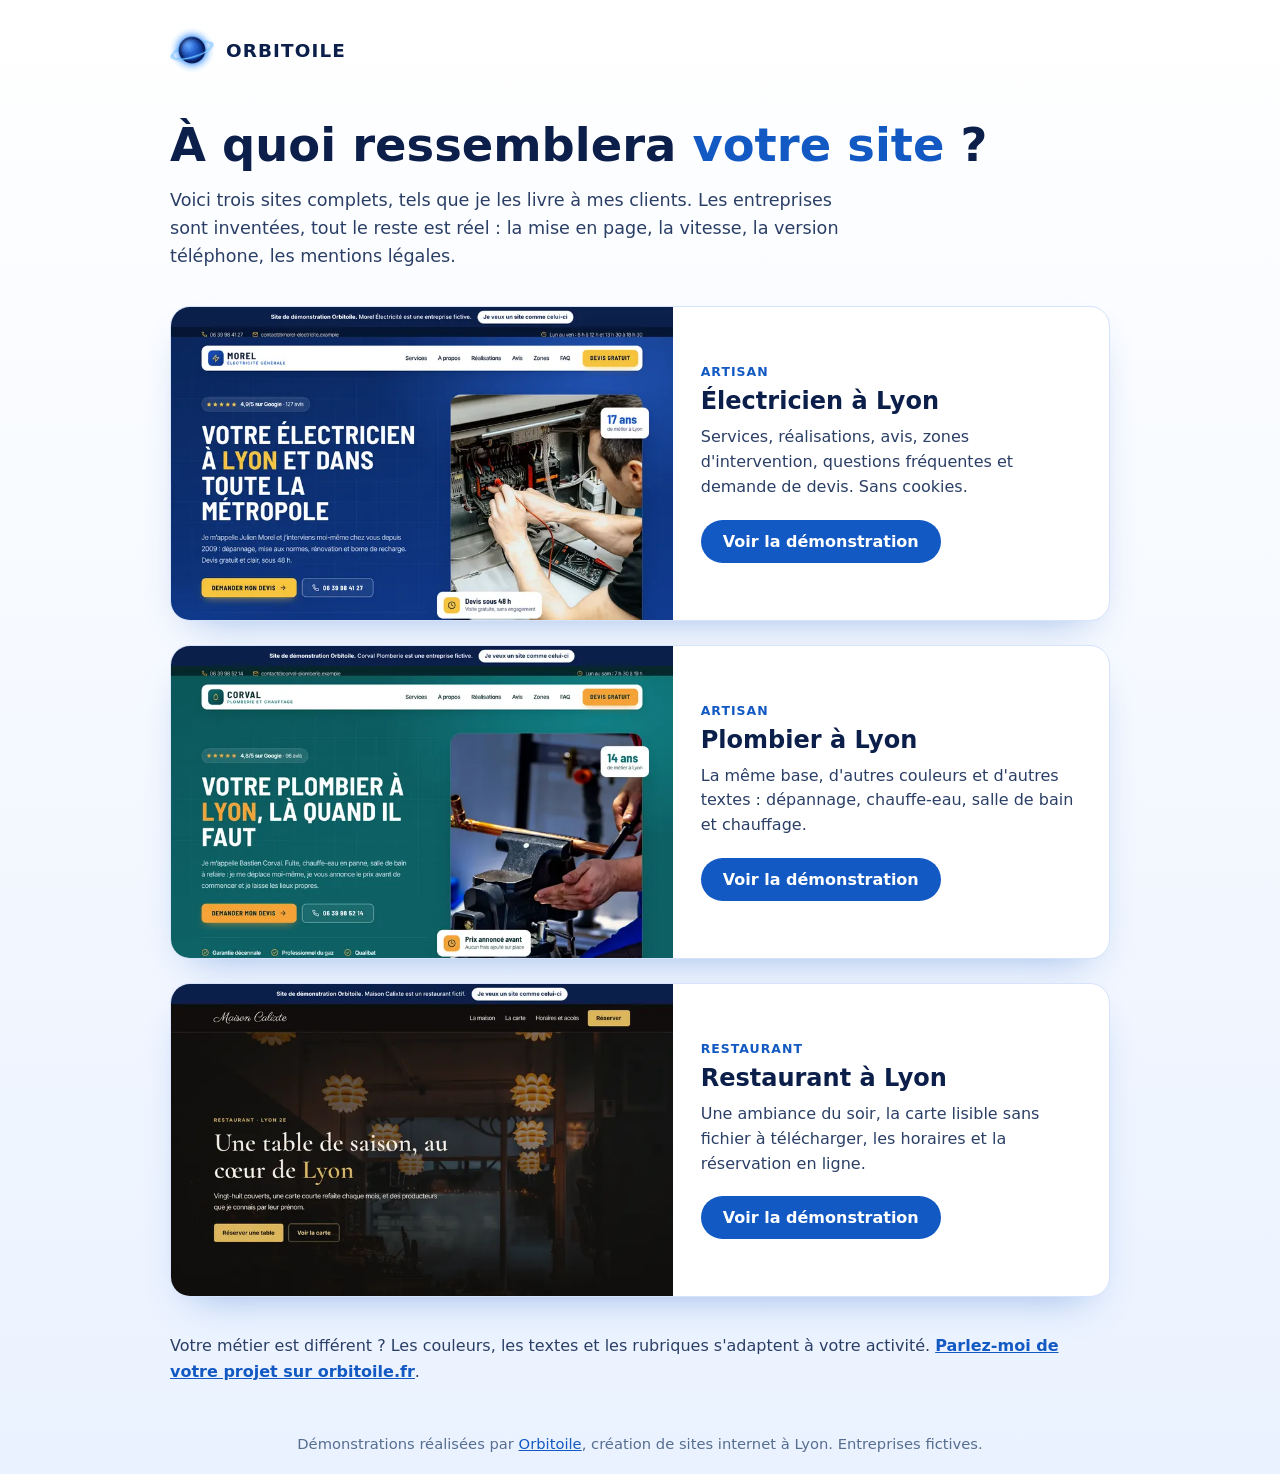
<file: index.html>
<!doctype html>
<html lang="fr">
<head>
<meta charset="utf-8">
<meta name="viewport" content="width=device-width, initial-scale=1">
<meta name="robots" content="noindex, nofollow">
<title>Sites de démonstration | Orbitoile</title>
<meta name="description" content="Des sites de démonstration créés par Orbitoile pour les artisans et commerçants de Lyon. Entreprises fictives, vrais sites.">
<link rel="icon" href="icon-192.png" type="image/png">
<link rel="stylesheet" href="style.css">
</head>
<body>
<main class="page">
  <a class="marque" href="https://orbitoile.fr/"><img src="icon-192.png" alt="" width="44" height="44">ORBITOILE</a>
  <h1>À quoi ressemblera <span>votre site</span> ?</h1>
  <p class="intro">Voici trois sites complets, tels que je les livre à mes clients. Les entreprises sont inventées, tout le reste est réel : la mise en page, la vitesse, la version téléphone, les mentions légales.</p>
  <a class="carte" href="/artisan/">
    <img src="apercu-artisan.webp" alt="Aperçu du site de démonstration d'un électricien à Lyon" width="800" height="498">
    <div>
      <small>Artisan</small>
      <h2>Électricien à Lyon</h2>
      <p>Services, réalisations, avis, zones d'intervention, questions fréquentes et demande de devis. Sans cookies.</p>
      <span class="bouton">Voir la démonstration</span>
    </div>
  </a>
  <a class="carte" href="/plombier/">
    <img src="apercu-plombier.webp" alt="Aperçu du site de démonstration d'un plombier à Lyon" width="800" height="498" loading="lazy">
    <div>
      <small>Artisan</small>
      <h2>Plombier à Lyon</h2>
      <p>La même base, d'autres couleurs et d'autres textes : dépannage, chauffe-eau, salle de bain et chauffage.</p>
      <span class="bouton">Voir la démonstration</span>
    </div>
  </a>
  <a class="carte" href="/restaurant/">
    <img src="apercu-restaurant.webp" alt="Aperçu du site de démonstration d'un restaurant à Lyon" width="800" height="498" loading="lazy">
    <div>
      <small>Restaurant</small>
      <h2>Restaurant à Lyon</h2>
      <p>Une ambiance du soir, la carte lisible sans fichier à télécharger, les horaires et la réservation en ligne.</p>
      <span class="bouton">Voir la démonstration</span>
    </div>
  </a>
  <p class="suite">Votre métier est différent ? Les couleurs, les textes et les rubriques s'adaptent à votre activité. <a href="https://orbitoile.fr/">Parlez-moi de votre projet sur orbitoile.fr</a>.</p>
</main>
<footer>Démonstrations réalisées par <a href="https://orbitoile.fr/">Orbitoile</a>, création de sites internet à Lyon. Entreprises fictives.</footer>
</body>
</html>
</file>
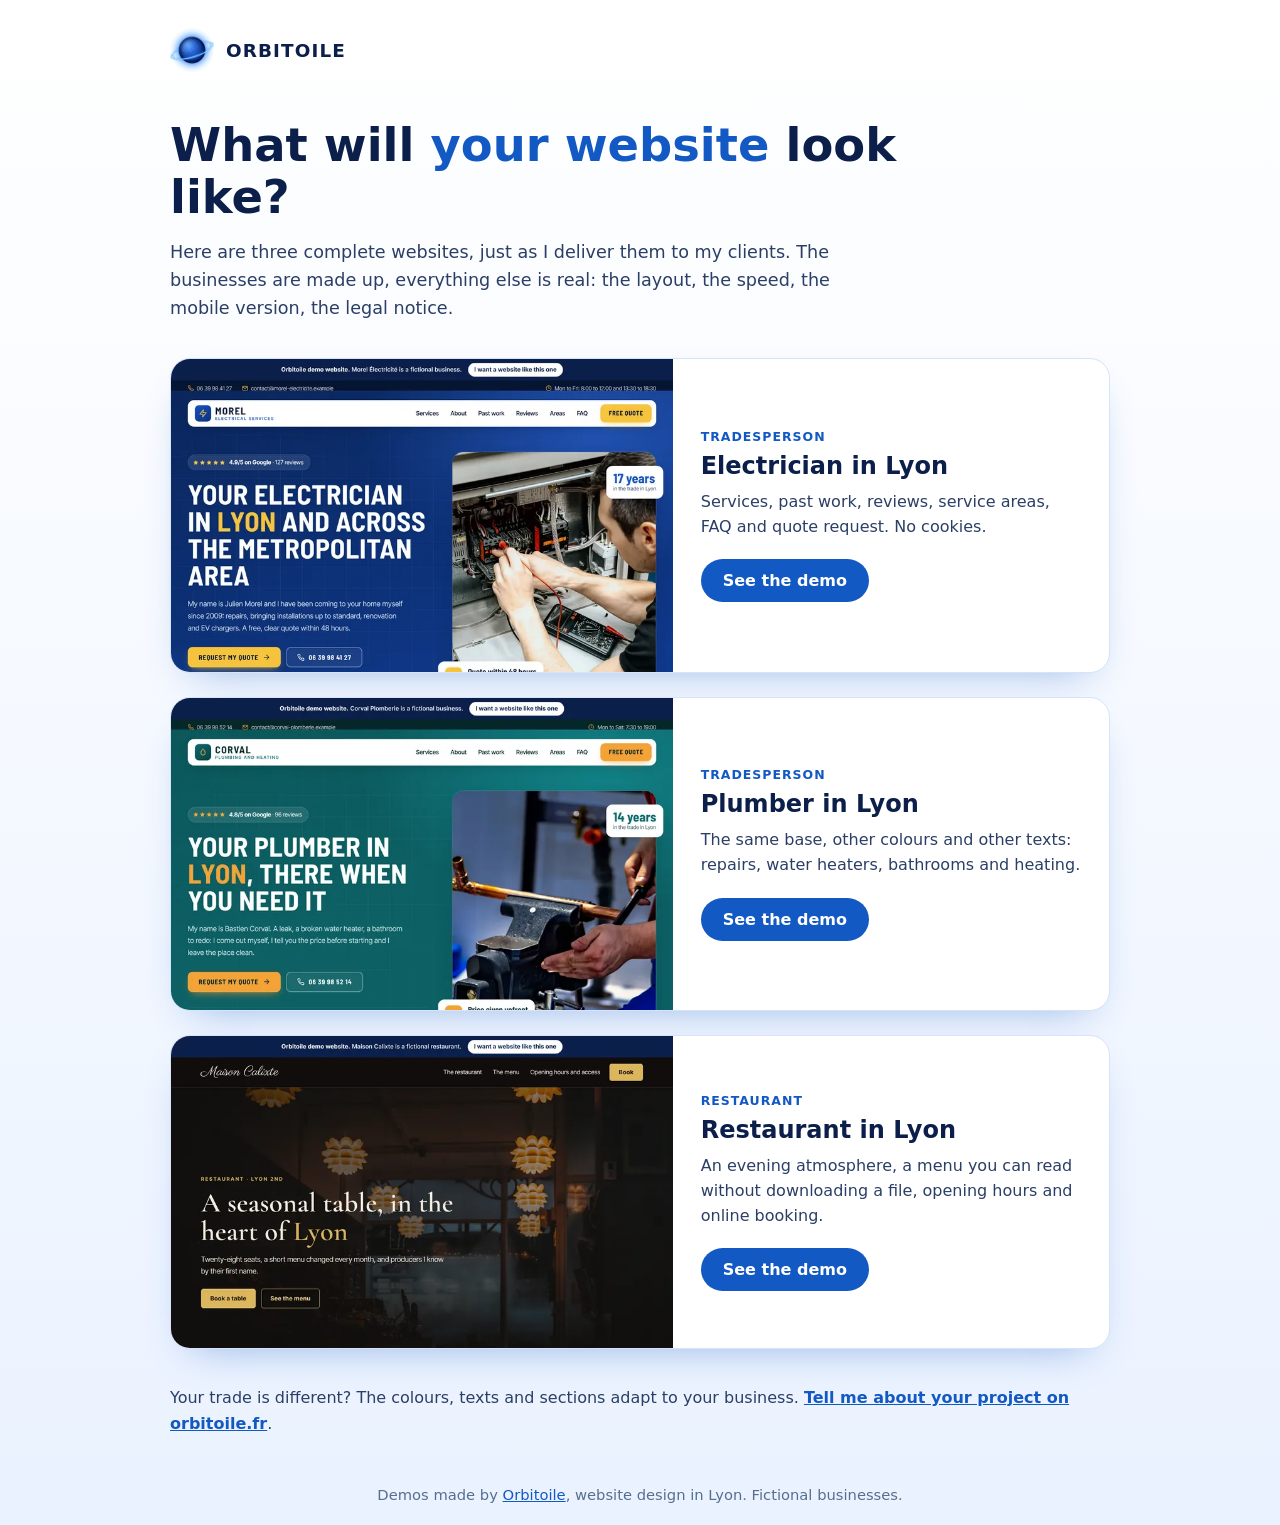
<file: en.html>
<!doctype html>
<html lang="en">
<head>
<meta charset="utf-8">
<meta name="viewport" content="width=device-width, initial-scale=1">
<meta name="robots" content="noindex, nofollow">
<title>Demo websites | Orbitoile</title>
<meta name="description" content="Demo websites built by Orbitoile for tradespeople and shopkeepers in Lyon. Fictional businesses, real websites.">
<link rel="icon" href="icon-192.png" type="image/png">
<link rel="stylesheet" href="style.css">
</head>
<body>
<main class="page">
  <a class="marque" href="https://orbitoile.fr/en/"><img src="icon-192.png" alt="" width="44" height="44">ORBITOILE</a>
  <h1>What will <span>your website</span> look like?</h1>
  <p class="intro">Here are three complete websites, just as I deliver them to my clients. The businesses are made up, everything else is real: the layout, the speed, the mobile version, the legal notice.</p>
  <a class="carte" href="/artisan/en.html">
    <img src="apercu-artisan-en.webp" alt="Preview of the demo website of an electrician in Lyon" width="800" height="498">
    <div>
      <small>Tradesperson</small>
      <h2>Electrician in Lyon</h2>
      <p>Services, past work, reviews, service areas, FAQ and quote request. No cookies.</p>
      <span class="bouton">See the demo</span>
    </div>
  </a>
  <a class="carte" href="/plombier/en.html">
    <img src="apercu-plombier-en.webp" alt="Preview of the demo website of a plumber in Lyon" width="800" height="498" loading="lazy">
    <div>
      <small>Tradesperson</small>
      <h2>Plumber in Lyon</h2>
      <p>The same base, other colours and other texts: repairs, water heaters, bathrooms and heating.</p>
      <span class="bouton">See the demo</span>
    </div>
  </a>
  <a class="carte" href="/restaurant/en.html">
    <img src="apercu-restaurant-en.webp" alt="Preview of the demo website of a restaurant in Lyon" width="800" height="498" loading="lazy">
    <div>
      <small>Restaurant</small>
      <h2>Restaurant in Lyon</h2>
      <p>An evening atmosphere, a menu you can read without downloading a file, opening hours and online booking.</p>
      <span class="bouton">See the demo</span>
    </div>
  </a>
  <p class="suite">Your trade is different? The colours, texts and sections adapt to your business. <a href="https://orbitoile.fr/en/">Tell me about your project on orbitoile.fr</a>.</p>
</main>
<footer>Demos made by <a href="https://orbitoile.fr/en/">Orbitoile</a>, website design in Lyon. Fictional businesses.</footer>
</body>
</html>
</file>
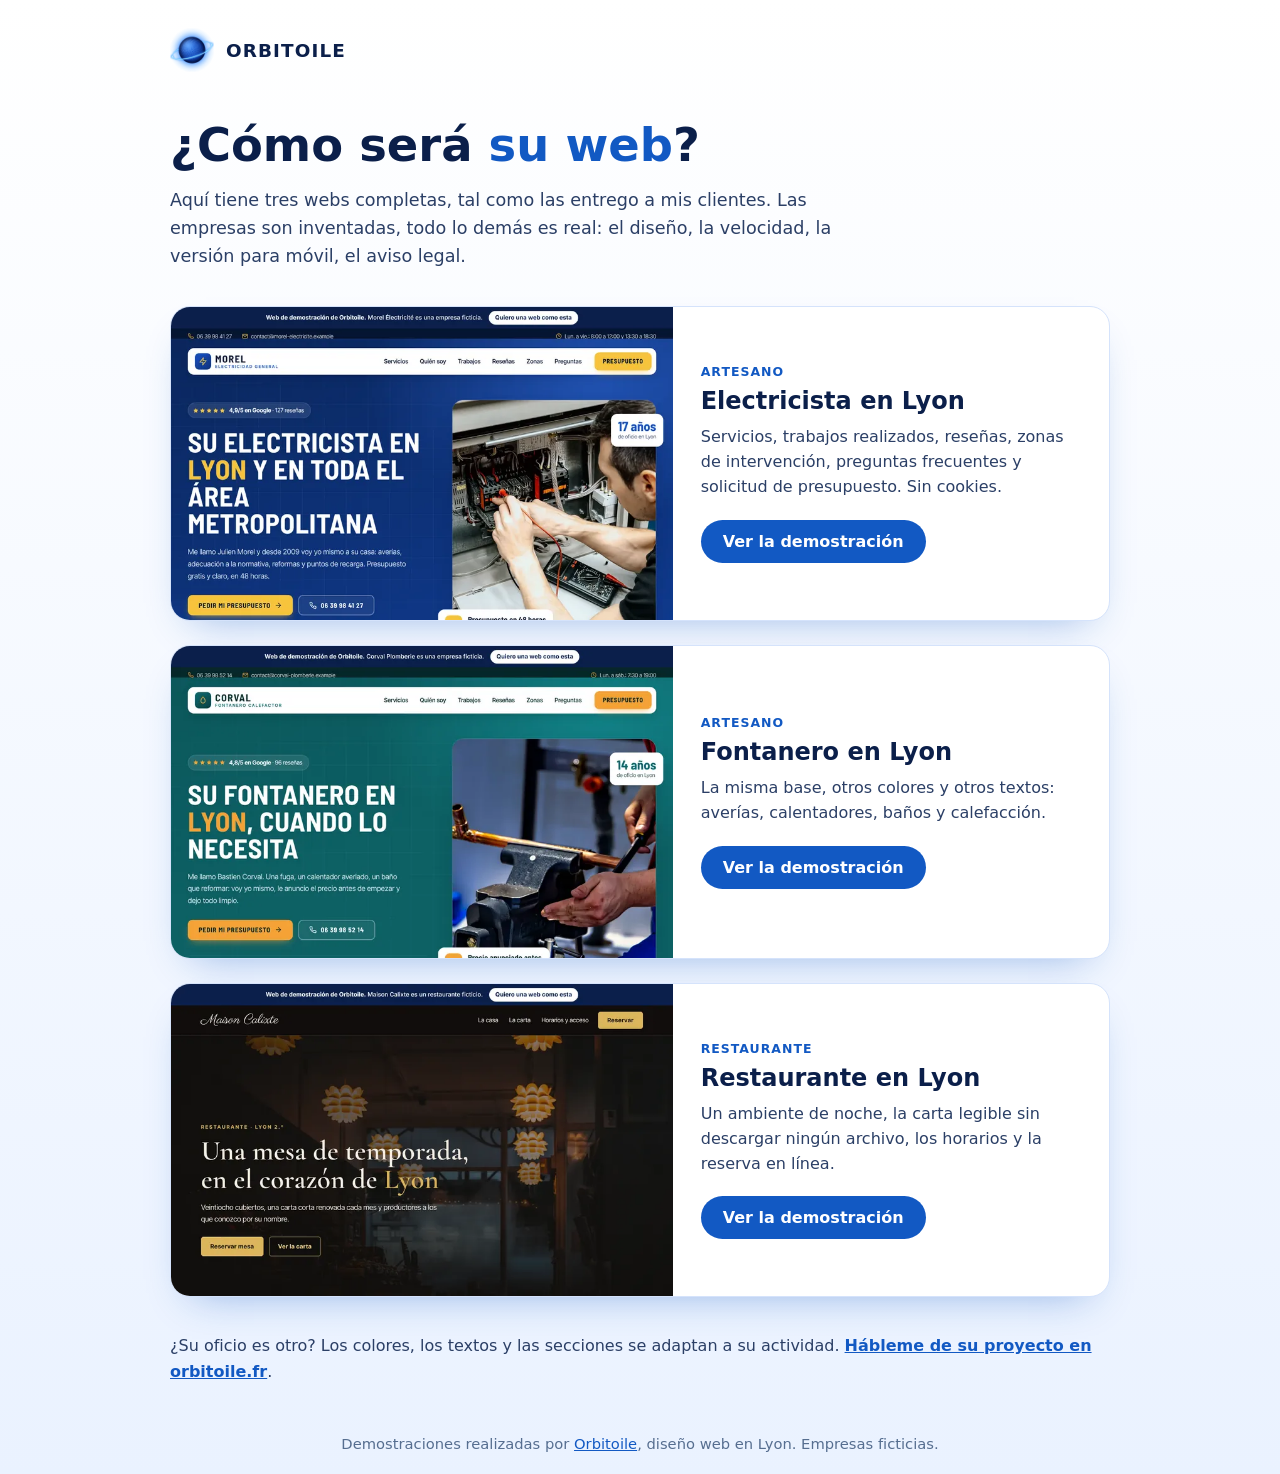
<file: es.html>
<!doctype html>
<html lang="es">
<head>
<meta charset="utf-8">
<meta name="viewport" content="width=device-width, initial-scale=1">
<meta name="robots" content="noindex, nofollow">
<title>Webs de demostración | Orbitoile</title>
<meta name="description" content="Webs de demostración creadas por Orbitoile para artesanos y comerciantes de Lyon. Empresas ficticias, webs reales.">
<link rel="icon" href="icon-192.png" type="image/png">
<link rel="stylesheet" href="style.css">
</head>
<body>
<main class="page">
  <a class="marque" href="https://orbitoile.fr/es/"><img src="icon-192.png" alt="" width="44" height="44">ORBITOILE</a>
  <h1>¿Cómo será <span>su web</span>?</h1>
  <p class="intro">Aquí tiene tres webs completas, tal como las entrego a mis clientes. Las empresas son inventadas, todo lo demás es real: el diseño, la velocidad, la versión para móvil, el aviso legal.</p>
  <a class="carte" href="/artisan/es.html">
    <img src="apercu-artisan-es.webp" alt="Vista previa de la web de demostración de un electricista en Lyon" width="800" height="498">
    <div>
      <small>Artesano</small>
      <h2>Electricista en Lyon</h2>
      <p>Servicios, trabajos realizados, reseñas, zonas de intervención, preguntas frecuentes y solicitud de presupuesto. Sin cookies.</p>
      <span class="bouton">Ver la demostración</span>
    </div>
  </a>
  <a class="carte" href="/plombier/es.html">
    <img src="apercu-plombier-es.webp" alt="Vista previa de la web de demostración de un fontanero en Lyon" width="800" height="498" loading="lazy">
    <div>
      <small>Artesano</small>
      <h2>Fontanero en Lyon</h2>
      <p>La misma base, otros colores y otros textos: averías, calentadores, baños y calefacción.</p>
      <span class="bouton">Ver la demostración</span>
    </div>
  </a>
  <a class="carte" href="/restaurant/es.html">
    <img src="apercu-restaurant-es.webp" alt="Vista previa de la web de demostración de un restaurante en Lyon" width="800" height="498" loading="lazy">
    <div>
      <small>Restaurante</small>
      <h2>Restaurante en Lyon</h2>
      <p>Un ambiente de noche, la carta legible sin descargar ningún archivo, los horarios y la reserva en línea.</p>
      <span class="bouton">Ver la demostración</span>
    </div>
  </a>
  <p class="suite">¿Su oficio es otro? Los colores, los textos y las secciones se adaptan a su actividad. <a href="https://orbitoile.fr/es/">Hábleme de su proyecto en orbitoile.fr</a>.</p>
</main>
<footer>Demostraciones realizadas por <a href="https://orbitoile.fr/es/">Orbitoile</a>, diseño web en Lyon. Empresas ficticias.</footer>
</body>
</html>
</file>
<file: style.css>
*{box-sizing:border-box}
html{font-family:system-ui,-apple-system,"Segoe UI",Roboto,Arial,sans-serif;color:#0b1f4a;background:#f4f8ff}
body{margin:0;min-height:100vh;display:flex;flex-direction:column;background:linear-gradient(180deg,#fff 0,#eaf2ff 100%)}
.page{width:100%;max-width:980px;margin:0 auto;padding:28px 20px;flex:1}
.marque{display:inline-flex;align-items:center;gap:12px;text-decoration:none;color:#0b1f4a;font-weight:800;letter-spacing:.06em;font-size:1.15rem}
.marque img{width:44px;height:44px}
h1{font-size:clamp(1.9rem,5vw,2.9rem);line-height:1.12;margin:44px 0 14px;max-width:18em}
h1 span{color:#1259c3}
.intro{font-size:1.1rem;line-height:1.6;max-width:40em;margin:0 0 36px;color:#2b3f66}
.carte{display:grid;grid-template-columns:1.15fr 1fr;gap:0;background:#fff;border:1px solid #d5e3fb;border-radius:20px;overflow:hidden;box-shadow:0 18px 40px -22px rgba(18,89,195,.45);text-decoration:none;color:inherit}
.carte+.carte{margin-top:24px}
.carte img{width:100%;height:100%;object-fit:cover;object-position:top;display:block;aspect-ratio:800/498}
.carte div{padding:28px;display:flex;flex-direction:column;justify-content:center}
.carte small{font-weight:700;color:#1259c3;text-transform:uppercase;letter-spacing:.08em;font-size:.78rem}
.carte h2{margin:8px 0 10px;font-size:1.5rem}
.carte p{margin:0 0 20px;line-height:1.55;color:#2b3f66}
.bouton{display:inline-block;align-self:flex-start;background:#1259c3;color:#fff;font-weight:700;border-radius:999px;padding:12px 22px;text-decoration:none}
.carte:hover .bouton,.carte:focus-visible .bouton,.bouton:hover{background:#0b3f91}
.suite{margin:36px 0 0;line-height:1.6;color:#2b3f66}
.suite a{color:#1259c3;font-weight:700}
footer{padding:22px 20px;text-align:center;color:#566e90;font-size:.92rem}
footer a{color:#1259c3}
@media (max-width:720px){.carte{grid-template-columns:1fr}h1{margin-top:30px}}
</file>
